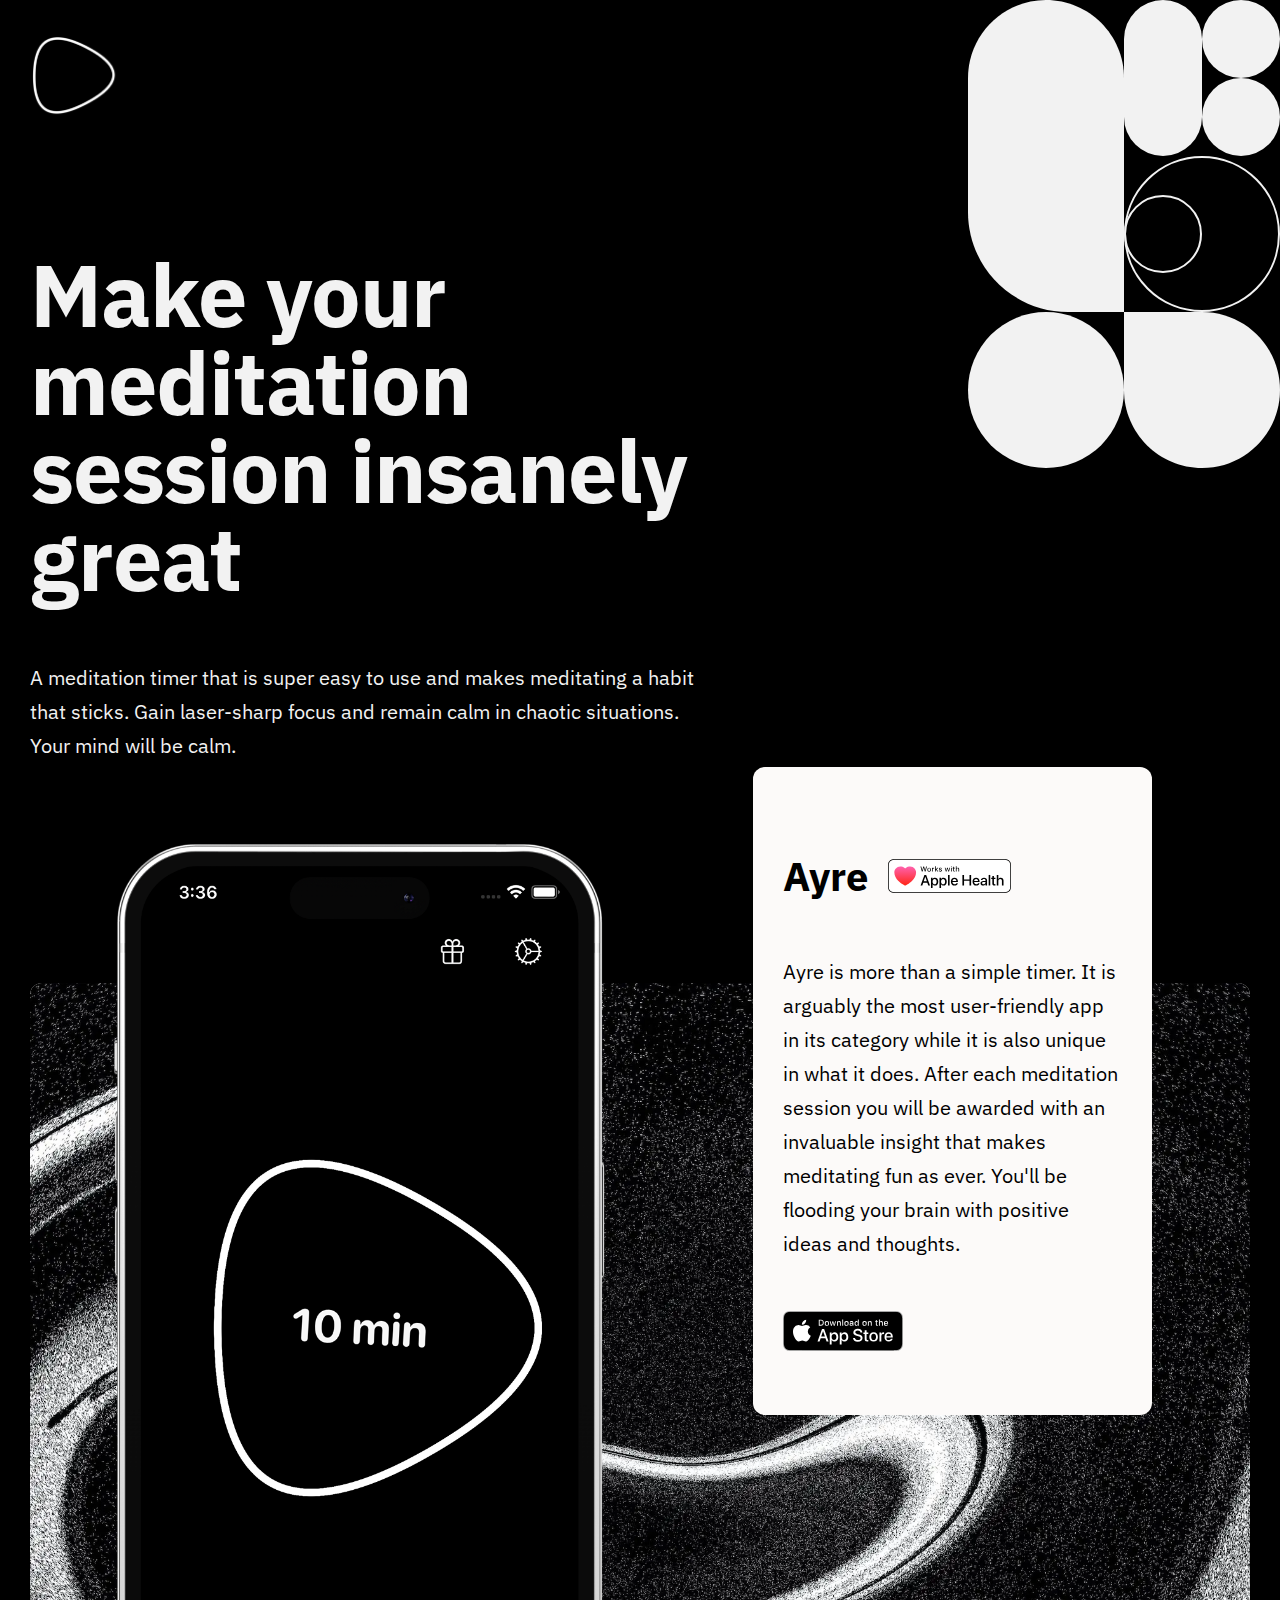
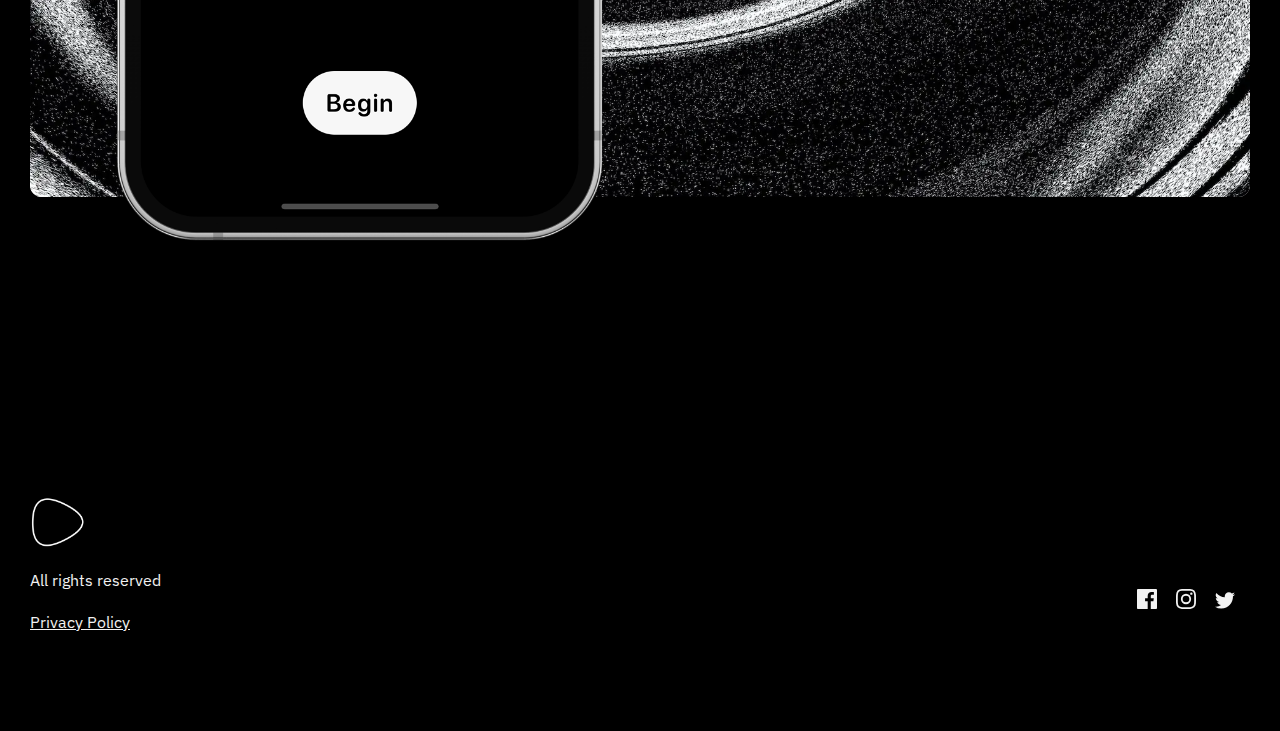
<file: index.html>
<!DOCTYPE html>
<html lang="en">
  <head>
    <meta charset="UTF-8" />
    <meta http-equiv="X-UA-Compatible" content="IE=edge" />
    <meta name="viewport" content="width=device-width, initial-scale=1.0" />
    <link rel="stylesheet" href="main.css" />
    <link rel="preconnect" href="https://fonts.googleapis.com" />
    <link rel="preconnect" href="https://fonts.gstatic.com" crossorigin />
    <link
      href="https://fonts.googleapis.com/css2?family=IBM+Plex+Sans:wght@400;700&display=swap"
      rel="stylesheet"
    />
    <title>Ayre | An insanely great meditation app</title>
  </head>
  <body>
    <header>
      <div class="nav-bar">
        <img class="logo" src="assets/logo3.png" alt="Medi logo" height="80" />
      </div>

      <img
        class="header-pattern"
        src="assets/bg-pattern-1.svg"
        alt=""
        width="312"
        height="468"
      />

      <div class="hero">
        <h1 class="hero-title">Make your meditation session insanely great</h1>
        <p class="hero-text">
          A meditation timer that is super easy to use and makes meditating a
          habit that sticks. Gain laser-sharp focus and remain calm in chaotic
          situations. Your mind will be calm.
        </p>
      </div>
    </header>

    <main>
      <div class="app-display">
        <!-- App Illustration -->
        <img
          class="app-illustration"
          src="assets/mockup1.png"
          alt="Equalizer mobile app"
          width="624"
          height="1284"
        />

        <!-- Background Pattern -->
        <!-- <img class="background-box" src="assets/bg-pattern-2.svg" alt="" width="312" height="468"> -->
        <img class="background-box" src="assets/bg2-small.webp" alt="" />

        <!-- CTA Card -->
        <div class="cta-card">
          <div class="cta-title-container">
            <h2 class="cta-title">Ayre</h2>
            <img src="assets/apple-health.svg" alt="" />
          </div>

          <p class="cta-text">
            Ayre is more than a simple timer. It is arguably the most
            user-friendly app in its category while it is also unique in what it
            does. After each meditation session you will be awarded with an
            invaluable insight that makes meditating fun as ever. You'll be
            flooding your brain with positive ideas and thoughts.
          </p>

          <p class="price">
            <!-- <span class="price-number">$4</span> -->
            <!-- <span class="price-period">/ month</span> -->
          </p>

          <div class="price-btns">
            <!-- <a class="ios-btn" href="">
                        <img class="ios-btn-icon" src="assets/icon-apple.svg" width="18" height="20" alt="" />
                        <span class="ios-btn-text">iOS Download</span>
                    </a> -->

            <a href="">
              <img src="assets/download.svg" alt="" />
            </a>
          </div>
        </div>
      </div>
    </main>

    <footer>
      <div class="footer">
        <img class="logo" src="assets/logo3.png" alt="Medi logo" height="50" />

        <div class="footer-text-and-icons">
          <!-- footer text -->
          <div class="footer-text">
            <p>All rights reserved</p>
            <a href="privacy-policy.html">Privacy Policy</a>

            <p></p>
          </div>

          <!-- social media icons -->
          <div class="social-media">
            <img src="assets/icon-facebook.svg" alt="" width="20" height="20" />
            <img
              src="assets/icon-instagram.svg"
              alt=""
              width="20"
              height="20"
            />
            <img src="assets/icon-twitter.svg" alt="" width="20" height="17" />
          </div>
        </div>
      </div>
    </footer>
  </body>
</html>
</file>
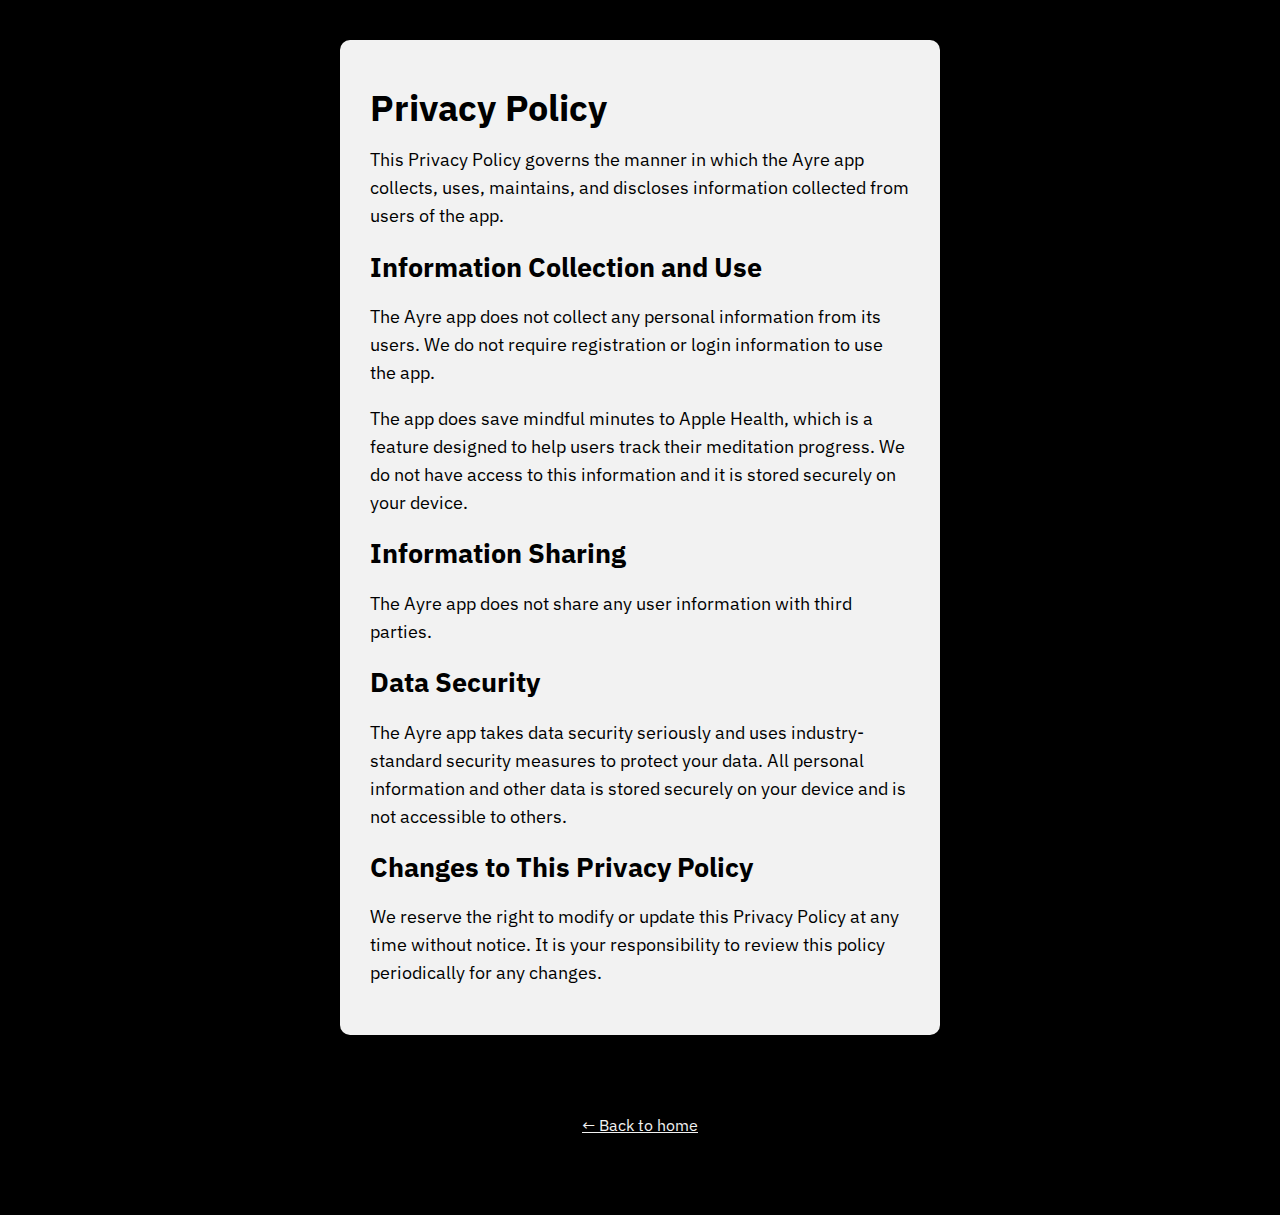
<file: privacy-policy.html>
<!DOCTYPE html>
<html lang="en">
  <head>
    <meta charset="UTF-8" />
    <meta http-equiv="X-UA-Compatible" content="IE=edge" />
    <meta name="viewport" content="width=device-width, initial-scale=1.0" />
    <link rel="stylesheet" href="main.css" />
    <link
      href="https://fonts.googleapis.com/css2?family=IBM+Plex+Sans:wght@400;700&display=swap"
      rel="stylesheet"
    />
    <title>Ayre | Privacy Policy</title>
  </head>
  <body>
    <main>
      <div class="privacy-policy-container">
        <div class="privacy-policy-text">
          <h1>Privacy Policy</h1>

          <p>
            This Privacy Policy governs the manner in which the Ayre app
            collects, uses, maintains, and discloses information collected from
            users of the app.
          </p>

          <h2>Information Collection and Use</h2>

          <p>
            The Ayre app does not collect any personal information from its
            users. We do not require registration or login information to use
            the app.
          </p>

          <p>
            The app does save mindful minutes to Apple Health, which is a
            feature designed to help users track their meditation progress. We
            do not have access to this information and it is stored securely on
            your device.
          </p>
          <h2>Information Sharing</h2>
          <p>
            The Ayre app does not share any user information with third parties.
          </p>
          <h2>Data Security</h2>
          <p>
            The Ayre app takes data security seriously and uses
            industry-standard security measures to protect your data. All
            personal information and other data is stored securely on your
            device and is not accessible to others.
          </p>
          <h2>Changes to This Privacy Policy</h2>
          <p>
            We reserve the right to modify or update this Privacy Policy at any
            time without notice. It is your responsibility to review this policy
            periodically for any changes.
          </p>
        </div>
        <a href="index.html" class="privacy-policy-back-home"
          >&#8592; Back to home</a
        >
      </div>
    </main>
  </body>
</html>
</file>
<file: main.css>
* {
  box-sizing: border-box;
}

html,
body {
  margin: 0;
  padding: 0;
  font-family: "IBM Plex Sans", sans-serif;
  background-color: black;
  color: #f2f2f2;
  min-height: 100%;
}

main {
  min-height: 100%;
}

/* body {
    background-image: url("assets/bg-main-mobile.png");
    background-position: 30px -200px;
    background-repeat: no-repeat;
}

@media screen and (min-width: 768px) {
    body {
        background-image: url("assets/bg-main-tablet.png");
        background-position: 52% -30%;
    }
}

@media screen and (min-width: 1440px) {
    body {
        background-image: url("assets/bg-main-desktop.png");
        background-position: 70% -140px;
    }
} */

.nav-bar {
  height: 100px;
  display: flex;
  flex-direction: row;
  align-items: center;
  padding: 0 30px 0 30px;
}

@media screen and (min-width: 768px) {
  .nav-bar {
    height: 150px;
  }
}

@media screen and (min-width: 1440px) {
  .nav-bar {
    padding: 0 100px 0 100px;
  }
}

.header-pattern {
  display: none;
  overflow-x: hidden;
}

@media screen and (min-width: 768px) {
  .header-pattern {
    display: block;
    position: absolute;
    top: 0;
    right: 0;
  }
}

@media screen and (min-width: 1440px) {
  .header-pattern {
    top: 0;
    right: 0;
  }
}

.hero {
  margin-top: 50px;
  padding: 0 30px 0 30px;
  min-height: 400px;
}

@media screen and (min-width: 768px) {
  .hero {
    max-width: 520px;
    margin-top: 100px;
  }
}

@media screen and (min-width: 1024px) {
  .hero {
    max-width: 780px;
  }
}

@media screen and (min-width: 1440px) {
  .hero {
    max-width: 1042px;
    padding: 0 100px 0 100px;
  }
}

.hero-title {
  font-size: 40px;
  font-weight: bold;
  line-height: 48px;
  letter-spacing: -0.45;
}

@media screen and (min-width: 590px) {
  .hero-title {
    font-size: 64px;
    line-height: 64px;
    letter-spacing: -0.727273px;
  }
}

@media screen and (min-width: 1024px) {
  .hero-title {
    font-size: 88px;
    line-height: 88px;
    letter-spacing: -1px;
  }
}

.hero-text {
  line-height: 26px;
  font-size: 16px;
}

@media screen and (min-width: 590px) {
  .hero-text {
    font-size: 18px;
    line-height: 28px;
  }
}

@media screen and (min-width: 1024px) {
  .hero-text {
    font-size: 20px;
    line-height: 34px;
    max-width: 680px;
  }
}

.app-display {
  background-color: #f2f2f2;
  border-radius: 12px;
  text-align: center;
  margin-top: 100px;
}

@media screen and (min-width: 590px) {
  .app-display {
    margin: 0 30px;
    margin-top: 150px;
  }
}

@media screen and (min-width: 768px) {
  .app-display {
    margin-top: 180px;
  }
}

@media screen and (min-width: 1024px) {
  .app-display {
    margin-top: 220px;
    min-height: 700px;
  }
}

@media screen and (min-width: 1440px) {
  .app-display {
    margin: 0 100px;
    margin-top: 210px;
  }
}

.app-illustration {
  max-width: 65%;
  height: auto;
  position: absolute;
  left: 50%;
  transform: translate(-50%, -25%);
  z-index: 2;
}

@media screen and (min-width: 768px) {
  .app-illustration {
    max-width: 36%;
    transform: translate(-110%, -25%);
  }
}

@media screen and (min-width: 1024px) {
  .app-illustration {
    max-width: 40%;
    transform: translate(-105%, -15%);
  }
}

@media screen and (min-width: 1440px) {
  .app-illustration {
    max-width: 27%;
    transform: translate(-134%, -17%);
  }
}

.background-box {
  display: block;
  /* position: relative; */
  /* z-index: 1; */
  object-fit: cover;
  width: 100%;
  height: auto;
  border-radius: 12px;
}

.cta-card {
  background-color: #fcfaf9;
  border-radius: 12px;
  margin-top: -70px;
  z-index: 2;
  position: relative;
  color: black;
  text-align: left;
  padding: 0 30px 30px 30px;
}

@media screen and (min-width: 590px) {
  .cta-card {
    position: absolute;
    width: 60%;
    top: 112%;
    right: 10%;
  }
}

@media screen and (min-width: 768px) {
  .cta-card {
    width: 399px;
    top: 93%;
  }
}

@media screen and (min-width: 1440px) {
  .cta-card {
    width: 446px;
    /* top: 93%; */
    transform: translate(-26%, 55%);
  }
}

.cta-title {
  font-weight: bold;
  font-size: 32px;
  line-height: 40px;
  margin-right: 20px;
}

@media screen and (min-width: 1024px) {
  .cta-title {
    font-size: 40px;
    line-height: 52px;
  }
}

.cta-title-container {
  padding-top: 50px;
  display: flex;
  flex-direction: row;
}

.cta-text {
  font-weight: normal;
  line-height: 28px;
  font-size: 18px;
}

@media screen and (min-width: 1024px) {
  .cta-text {
    font-size: 20px;
    line-height: 34px;
  }
}

.price-btns {
  margin: 30px 0;
}

.price {
  display: flex;
  flex-direction: row;
  align-items: center;
}

.price-number {
  font-weight: bold;
  font-size: 65px;
}

.price-period {
  font-size: 20px;
  letter-spacing: -0.2px;
  line-height: 32px;
  padding-left: 20px;
}

.ios-btn {
  background-color: #191826;
  padding: 15px;
  display: flex;
  flex-direction: row;
  align-items: center;
  justify-content: center;
  border-radius: 12px;
  font-weight: 700;
  font-size: 18px;
  line-height: 32px;
  letter-spacing: -0.18px;
  color: #fcfaf9;
  text-decoration: none;
  height: 61px;
}

.ios-btn-text {
  padding-left: 10px;
}

/* Footer */
.footer {
  margin-top: 50px;
  padding: 0 30px;
}

@media screen and (min-width: 590px) {
  .footer {
    margin-top: 300px;
  }
}

@media screen and (min-width: 1440px) {
  .footer {
    padding: 0 100px;
  }
}

@media screen and (min-width: 768px) {
  .footer-text-and-icons {
    display: flex;
    flex-direction: row;
    align-items: center;
    justify-content: space-between;
    margin-bottom: 80px;
  }
}

.footer-text {
  margin-top: 30px;
  font-weight: normal;
  font-size: 16px;
  line-height: 26px;
}

@media screen and (min-width: 768px) {
  .footer-text {
    margin-top: 0;
  }
}

#email {
  /* display: block; */
  font-weight: bold;
}

.social-media {
  margin: 70px 0;
}

@media screen and (min-width: 768px) {
  .social-media {
    margin: 0;
  }
}

.social-media img {
  margin-right: 15px;
}

a {
  color: #f2f2f2;
}

.privacy-policy-container {
  display: flex;
  flex-direction: column;
  justify-content: center;
  align-items: center;
  min-height: 100%;
  margin-top: 40px;
}

.privacy-policy-text {
  border-radius: 10px;
  padding: 30px;
  font-weight: normal;
  line-height: 28px;
  font-size: 18px;
  color: black;
  max-width: 600px;
  background-color: #f2f2f2;
}

.privacy-policy-back-home {
  margin: 80px 0;
}
</file>
